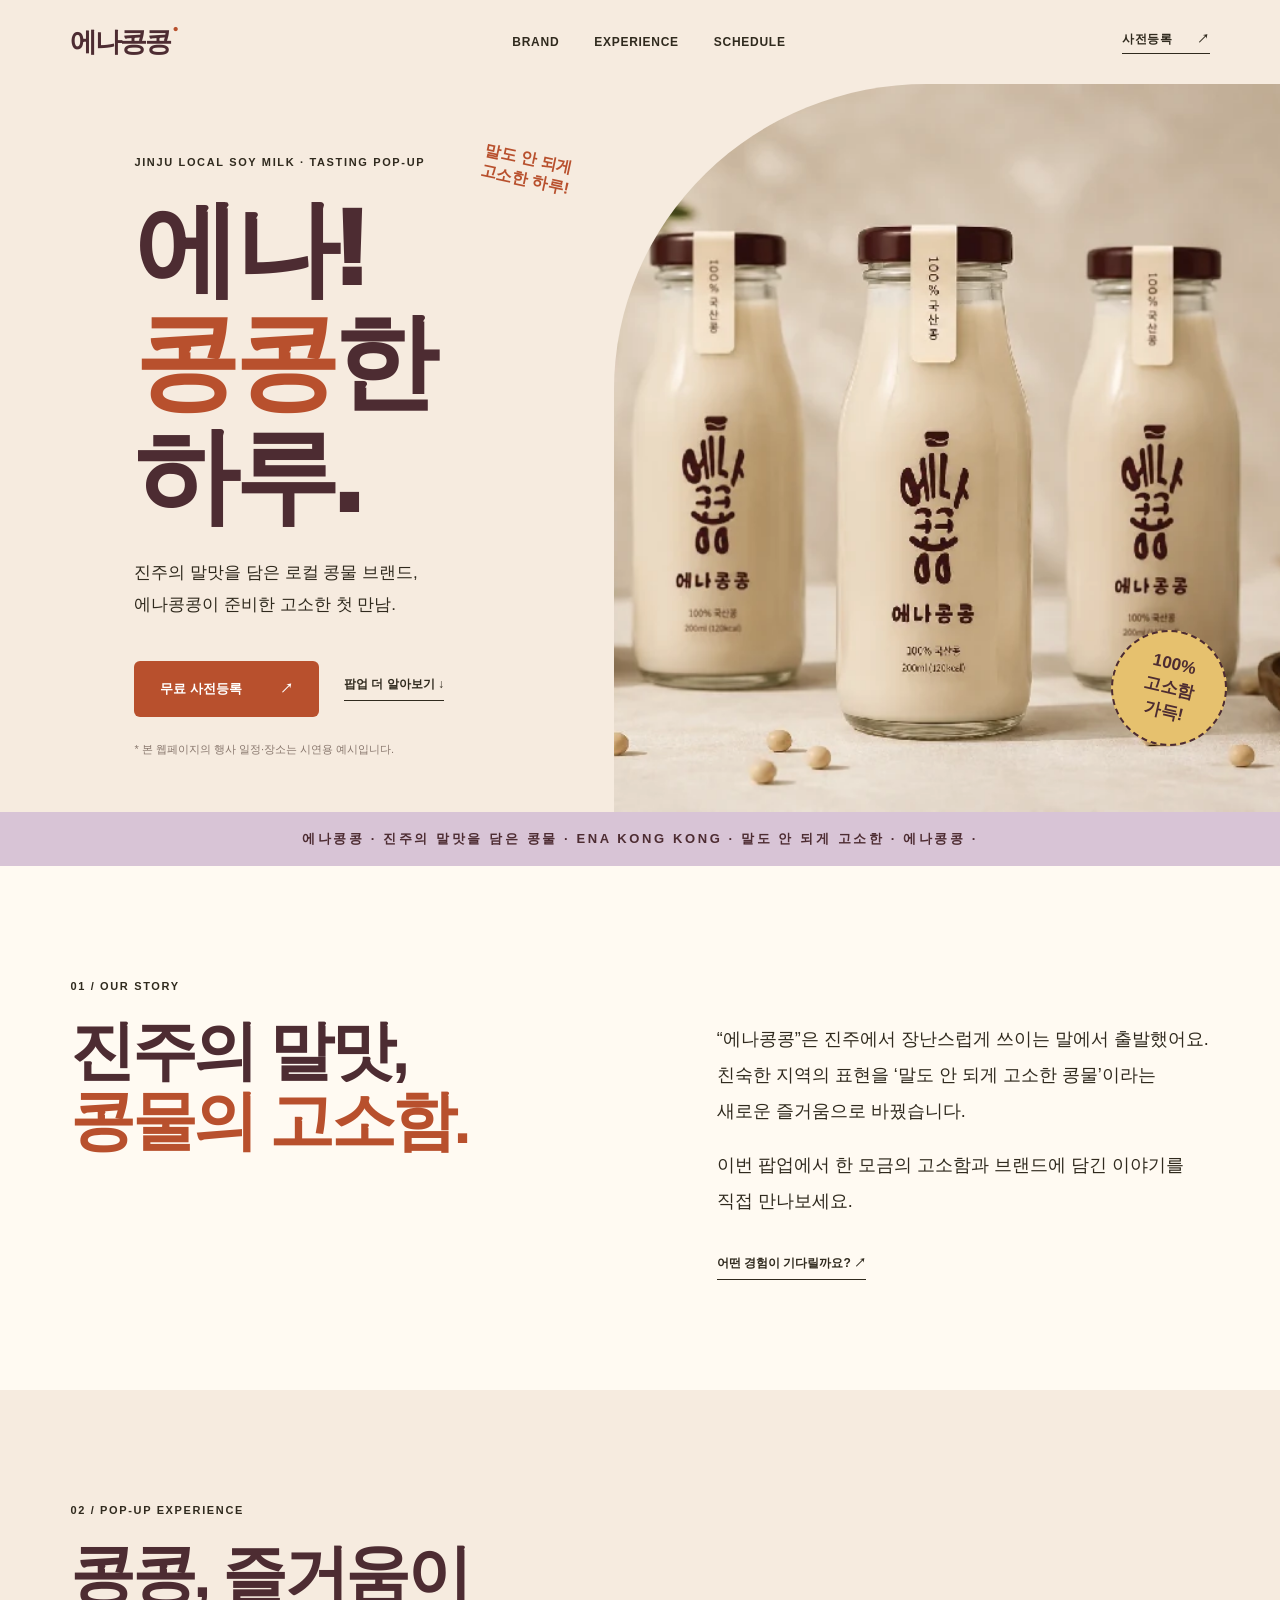
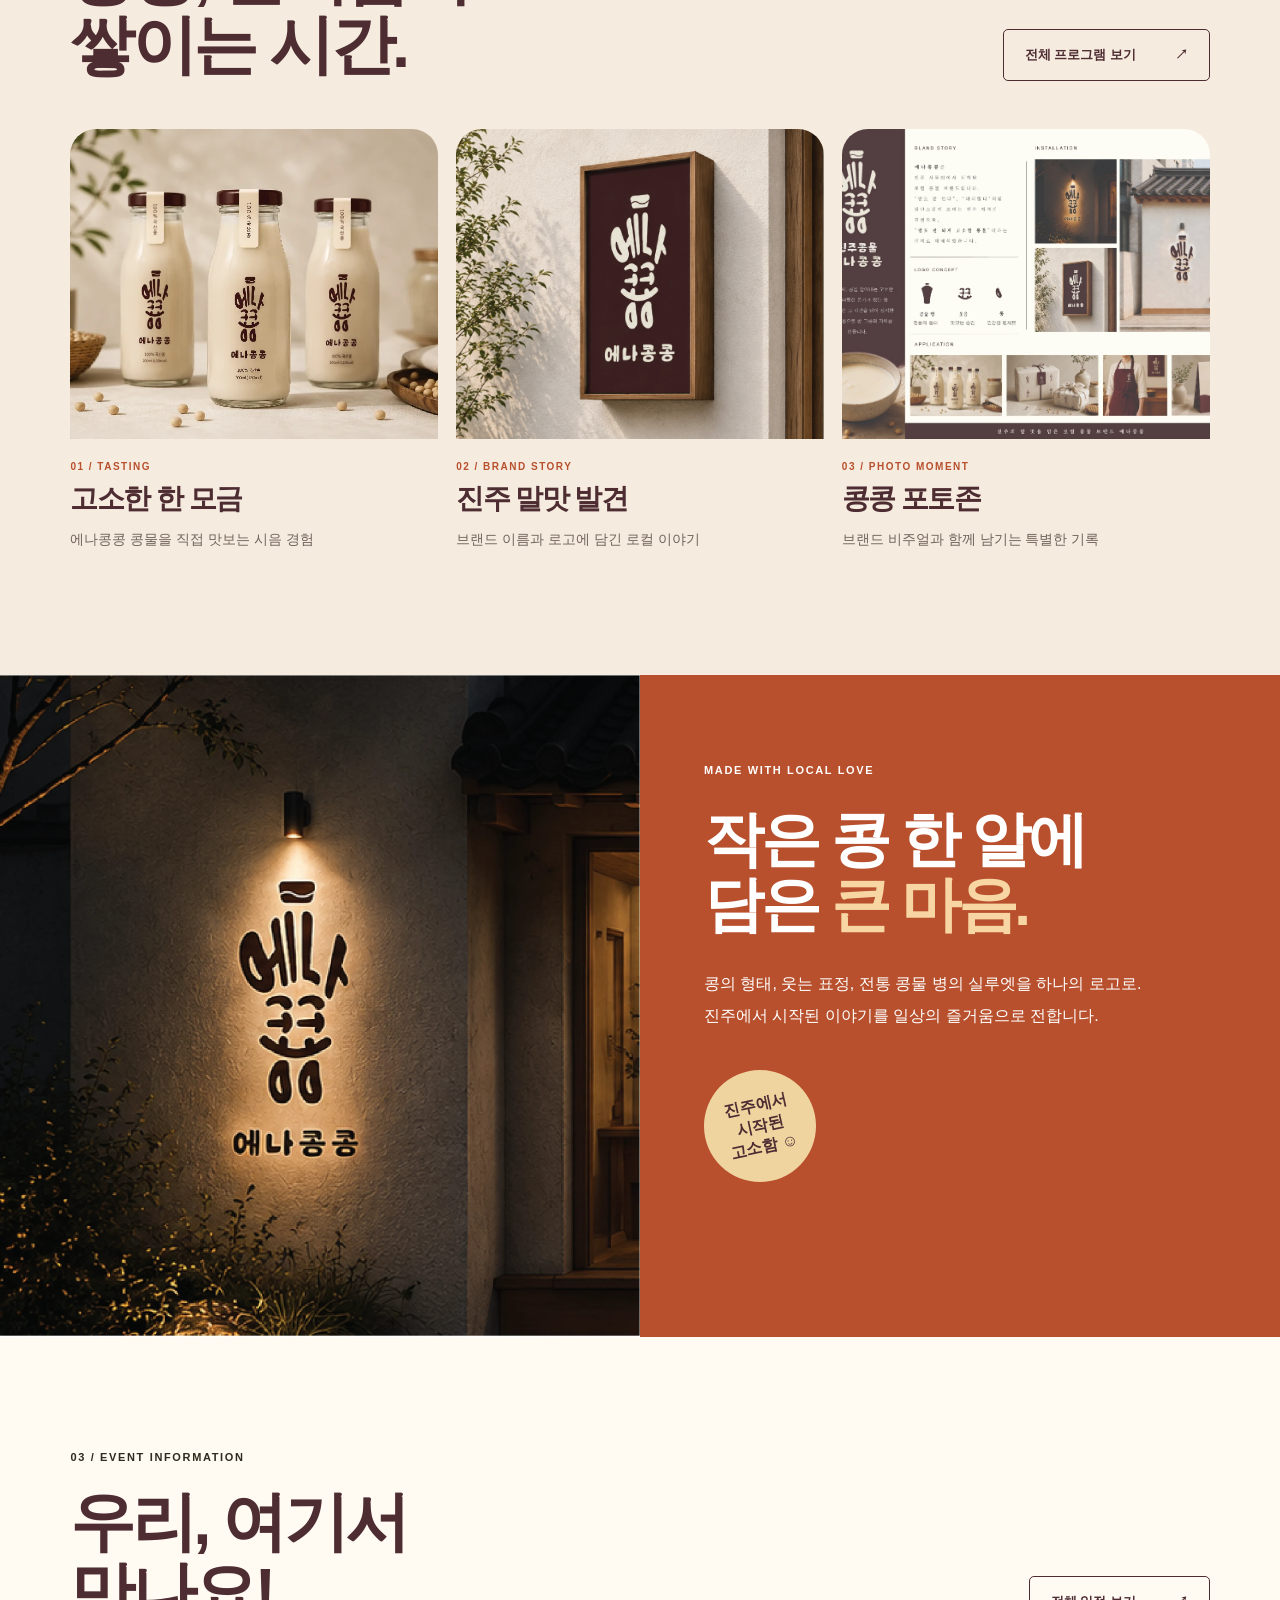
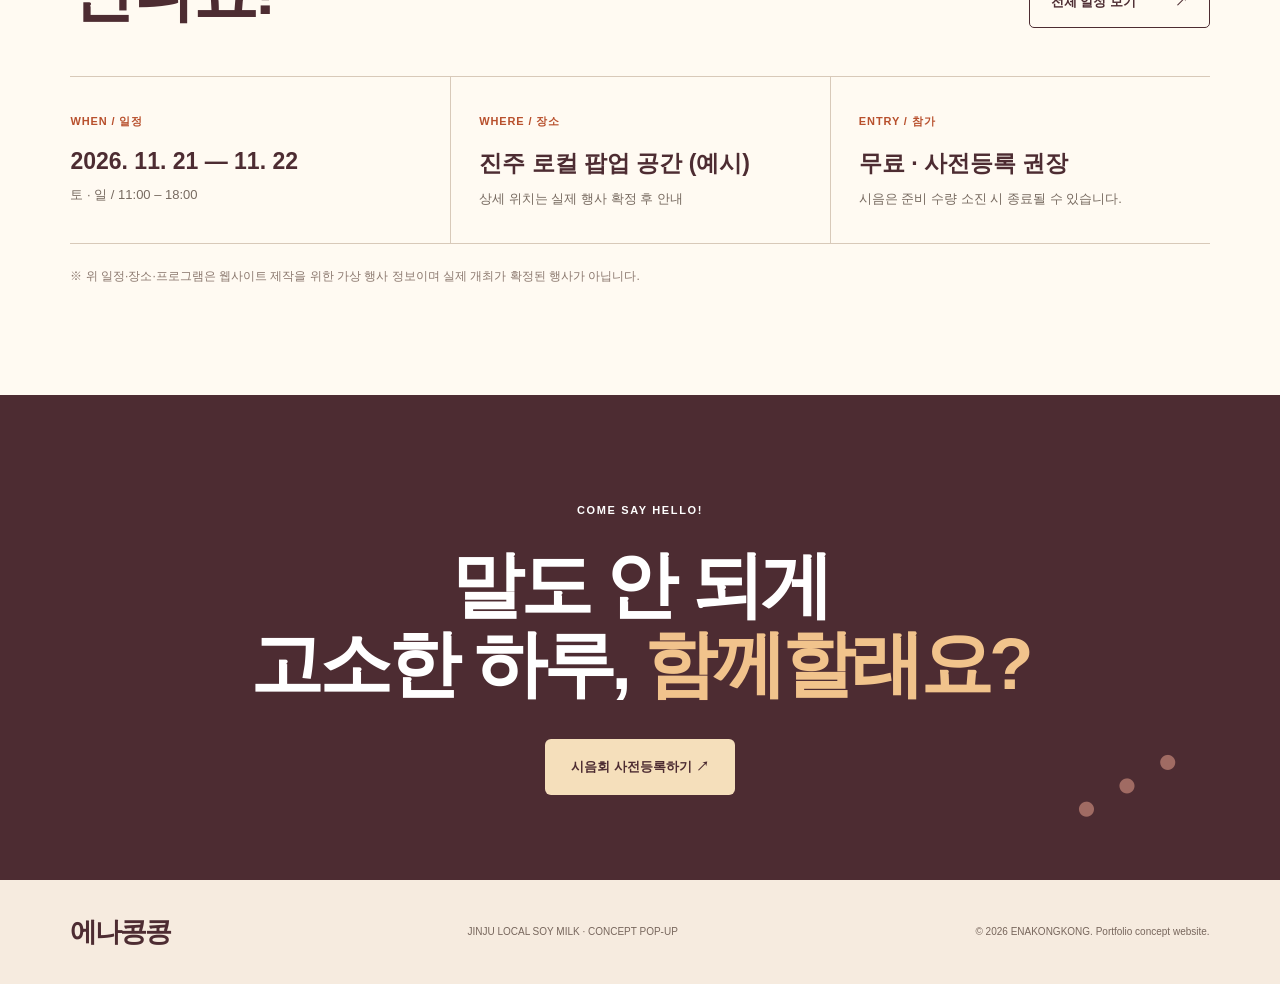
<file: index.html>
<!doctype html>
<html lang="ko">
<head>
  <meta charset="UTF-8" />
  <meta name="viewport" content="width=device-width, initial-scale=1.0" />
  <meta name="theme-color" content="#f6ebdf" />
  <title>에나콩콩 | 진주 콩물 팝업 시음회</title>
  <link rel="stylesheet" href="css/style.css" />
  <script src="js/main.js" defer></script>
</head>
<body>
  <a class="skip" href="#main">본문 바로가기</a>
  <header class="site-header">
    <a href="index.html" class="wordmark" aria-label="에나콩콩 홈">에나콩콩<span class="dot">●</span></a>
    <nav aria-label="주요 메뉴">
      <a href="#about">BRAND</a><a href="#experience">EXPERIENCE</a><a href="#schedule">SCHEDULE</a>
    </nav>
    <a class="header-cta" href="register.html">사전등록 <span>↗</span></a>
    <button class="menu-toggle" type="button" aria-label="메뉴 열기" aria-expanded="false">☰</button>
  </header>
  <main id="main">
    <section class="hero" aria-labelledby="hero-title">
      <div class="hero-copy">
        <span class="eyebrow">JINJU LOCAL SOY MILK · TASTING POP-UP</span>
        <span class="hero-sticker">말도 안 되게<br>고소한 하루!</span>
        <h1 id="hero-title">에나!<br><em>콩콩</em>한<br>하루.</h1>
        <p class="hero-desc">진주의 말맛을 담은 로컬 콩물 브랜드,<br>에나콩콩이 준비한 고소한 첫 만남.</p>
        <div class="hero-actions"><a class="btn primary" href="register.html">무료 사전등록 <span>↗</span></a><a class="text-link" href="#about">팝업 더 알아보기 ↓</a></div>
        <p class="hero-note">* 본 웹페이지의 행사 일정·장소는 시연용 예시입니다.</p>
      </div>
      <div class="hero-visual"><img src="assets/soy-bottles.webp" alt="에나콩콩 로고가 인쇄된 세 병의 콩물 제품" /><div class="round-label">100%<br>고소함<br>가득!</div></div>
    </section>
    <div class="ticker" aria-label="브랜드 메시지"><div>에나콩콩 · 진주의 말맛을 담은 콩물 · ENA KONG KONG · 말도 안 되게 고소한 · 에나콩콩 ·</div></div>
    <section class="intro section-pad" id="about">
      <div class="section-heading"><span class="eyebrow">01 / OUR STORY</span><h2>진주의 말맛,<br><em>콩물의 고소함.</em></h2></div>
      <div class="intro-right"><p>“에나콩콩”은 진주에서 장난스럽게 쓰이는 말에서 출발했어요. 친숙한 지역의 표현을 ‘말도 안 되게 고소한 콩물’이라는 새로운 즐거움으로 바꿨습니다.</p><p>이번 팝업에서 한 모금의 고소함과 브랜드에 담긴 이야기를 직접 만나보세요.</p><a href="#experience" class="under-link">어떤 경험이 기다릴까요? ↗</a></div>
    </section>
    <section class="experience section-pad" id="experience">
      <div class="section-top"><div><span class="eyebrow">02 / POP-UP EXPERIENCE</span><h2>콩콩, 즐거움이<br>쌓이는 시간.</h2></div><button class="outline-btn" type="button" data-modal="program">전체 프로그램 보기 <span>↗</span></button></div>
      <div class="experience-grid">
        <article class="experience-card"><div class="card-image warm"><img src="assets/soy-bottles.webp" alt="에나콩콩 콩물 시음 제품" /></div><div class="card-meta">01 / TASTING</div><h3>고소한 한 모금</h3><p>에나콩콩 콩물을 직접 맛보는 시음 경험</p></article>
        <article class="experience-card"><div class="card-image cream"><img src="assets/day-sign.webp" alt="에나콩콩 브랜드 로고와 간판" /></div><div class="card-meta">02 / BRAND STORY</div><h3>진주 말맛 발견</h3><p>브랜드 이름과 로고에 담긴 로컬 이야기</p></article>
        <article class="experience-card"><div class="card-image plum"><img src="assets/brand-board.webp" alt="에나콩콩 패키지 및 브랜드 디자인 전개" /></div><div class="card-meta">03 / PHOTO MOMENT</div><h3>콩콩 포토존</h3><p>브랜드 비주얼과 함께 남기는 특별한 기록</p></article>
      </div>
    </section>
    <section class="feature"><div class="feature-photo"><img src="assets/night-sign.webp" alt="따뜻한 조명 아래 설치된 에나콩콩 로고" /></div><div class="feature-copy"><span class="eyebrow">MADE WITH LOCAL LOVE</span><h2>작은 콩 한 알에<br>담은 <em>큰 마음.</em></h2><p>콩의 형태, 웃는 표정, 전통 콩물 병의 실루엣을 하나의 로고로. 진주에서 시작된 이야기를 일상의 즐거움으로 전합니다.</p><div class="seal">진주에서<br>시작된<br>고소함 ☺</div></div></section>
    <section class="schedule section-pad" id="schedule"><div class="section-top"><div><span class="eyebrow">03 / EVENT INFORMATION</span><h2>우리, 여기서<br>만나요!</h2></div><button class="outline-btn" type="button" data-modal="schedule">전체 일정 보기 <span>↗</span></button></div>
      <div class="info-grid"><div class="info-item"><span>WHEN / 일정</span><strong>2026. 11. 21 — 11. 22</strong><p>토 · 일 / 11:00 – 18:00</p></div><div class="info-item"><span>WHERE / 장소</span><strong>진주 로컬 팝업 공간 (예시)</strong><p>상세 위치는 실제 행사 확정 후 안내</p></div><div class="info-item"><span>ENTRY / 참가</span><strong>무료 · 사전등록 권장</strong><p>시음은 준비 수량 소진 시 종료될 수 있습니다.</p></div></div>
      <div class="notice">※ 위 일정·장소·프로그램은 웹사이트 제작을 위한 가상 행사 정보이며 실제 개최가 확정된 행사가 아닙니다.</div>
    </section>
    <section class="final-cta"><span class="eyebrow">COME SAY HELLO!</span><h2>말도 안 되게<br>고소한 하루, <em>함께할래요?</em></h2><a class="btn light" href="register.html">시음회 사전등록하기 ↗</a><div class="beans" aria-hidden="true">● ● ●</div></section>
  </main>
  <footer><a class="footer-logo" href="index.html">에나콩콩</a><span>JINJU LOCAL SOY MILK · CONCEPT POP-UP</span><span>© 2026 ENAKONGKONG. Portfolio concept website.</span></footer>
  <!-- 공통 모달: 버튼의 data-modal 값에 따라 JS에서 내용 변경 -->
  <div class="modal" id="info-modal" aria-hidden="true"><div class="modal-backdrop" data-close="true"></div><div class="modal-dialog" role="dialog" aria-modal="true" aria-labelledby="modal-title" tabindex="-1"><button class="modal-close" type="button" aria-label="팝업 닫기">×</button><span class="eyebrow" id="modal-eyebrow"></span><h2 id="modal-title"></h2><div id="modal-content"></div><a class="btn primary modal-register" href="register.html">사전등록하러 가기 ↗</a></div></div>
</body></html>
</file>
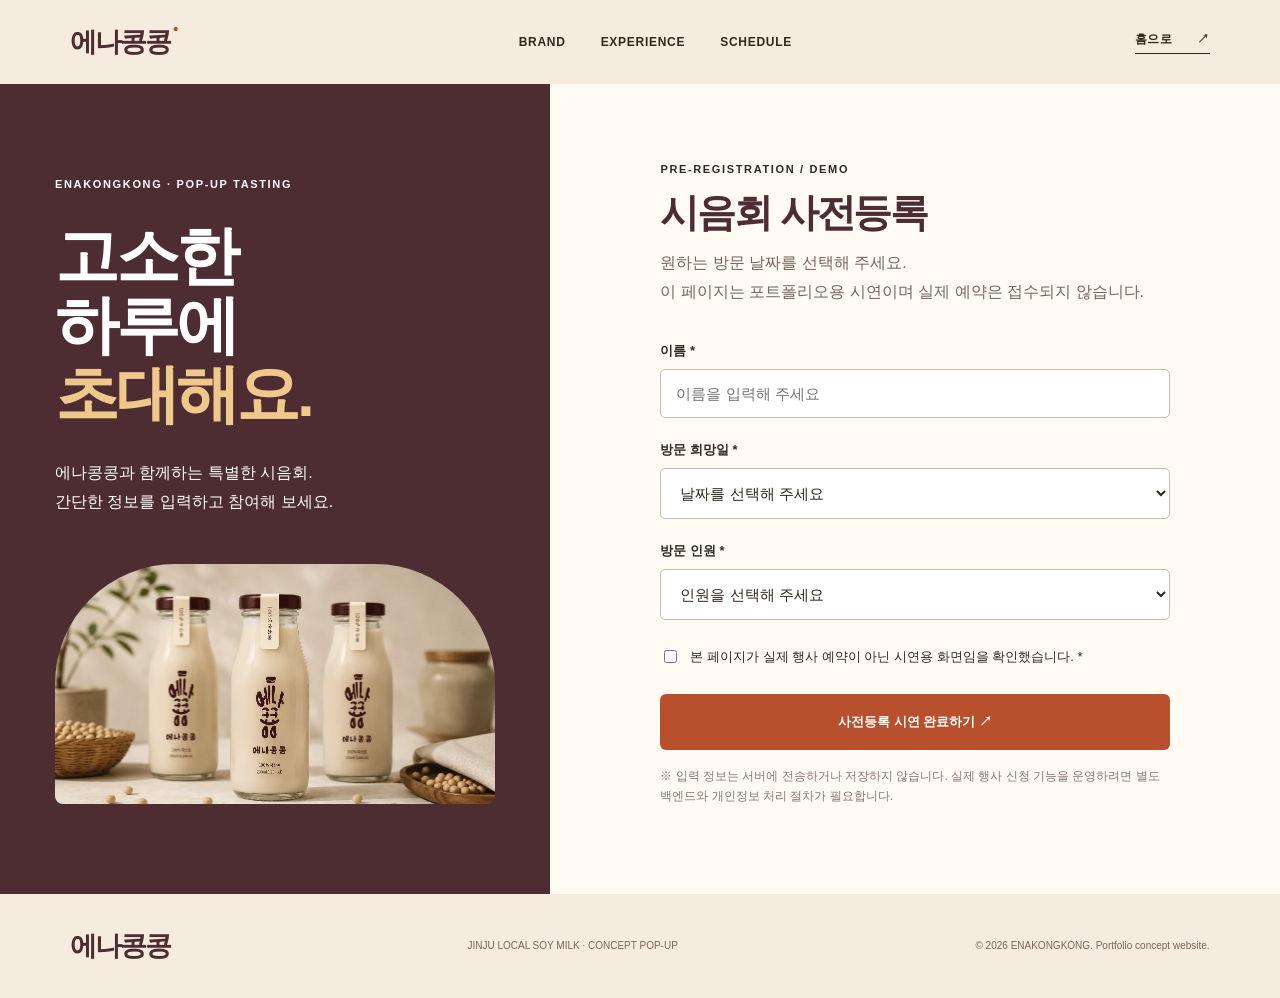
<file: register.html>
<!doctype html><html lang="ko"><head><meta charset="UTF-8"/><meta name="viewport" content="width=device-width, initial-scale=1.0"/><title>사전등록 | 에나콩콩</title><link rel="stylesheet" href="css/style.css"/><script src="js/main.js" defer></script></head><body>
<header class="site-header"><a href="index.html" class="wordmark">에나콩콩<span class="dot">●</span></a><nav aria-label="주요 메뉴"><a href="index.html#about">BRAND</a><a href="index.html#experience">EXPERIENCE</a><a href="index.html#schedule">SCHEDULE</a></nav><a href="index.html" class="header-cta">홈으로 <span>↗</span></a><button class="menu-toggle" type="button" aria-label="메뉴 열기" aria-expanded="false">☰</button></header>
<main class="registration"><aside class="register-side"><div><span class="eyebrow">ENAKONGKONG · POP-UP TASTING</span><h1>고소한<br>하루에<br><em>초대해요.</em></h1><p>에나콩콩과 함께하는 특별한 시음회.<br>간단한 정보를 입력하고 참여해 보세요.</p></div><img src="assets/soy-bottles.webp" alt="에나콩콩 콩물 병 세 개"/></aside>
<section class="register-main"><span class="eyebrow">PRE-REGISTRATION / DEMO</span><h2>시음회 사전등록</h2><p>원하는 방문 날짜를 선택해 주세요.<br>이 페이지는 포트폴리오용 시연이며 실제 예약은 접수되지 않습니다.</p>
<form class="register-form" id="registration-form"><div class="form-field"><label for="guest-name">이름 *</label><input id="guest-name" name="name" type="text" autocomplete="name" placeholder="이름을 입력해 주세요" maxlength="30" required/></div><div class="form-field"><label for="visit-date">방문 희망일 *</label><select id="visit-date" name="date" required><option value="">날짜를 선택해 주세요</option><option value="2026년 11월 21일 (토)">2026년 11월 21일 (토)</option><option value="2026년 11월 22일 (일)">2026년 11월 22일 (일)</option></select></div><div class="form-field"><label for="guest-count">방문 인원 *</label><select id="guest-count" name="count" required><option value="">인원을 선택해 주세요</option><option value="1명">1명</option><option value="2명">2명</option><option value="3명">3명</option><option value="4명">4명</option></select></div><label class="check-line"><input type="checkbox" required/><span>본 페이지가 실제 행사 예약이 아닌 시연용 화면임을 확인했습니다. *</span></label><button class="btn primary register-submit" type="submit">사전등록 시연 완료하기 ↗</button><p class="form-note">※ 입력 정보는 서버에 전송하거나 저장하지 않습니다. 실제 행사 신청 기능을 운영하려면 별도 백엔드와 개인정보 처리 절차가 필요합니다.</p></form>
<div id="registration-success" class="success" hidden role="status"><span class="eyebrow">DEMO COMPLETED</span><h3>콩콩! 등록 화면 완료 ☺</h3><p><strong id="success-name"></strong>님, 시연이 완료되었어요.<br>선택 날짜: <strong id="success-date"></strong><br>방문 인원: <strong id="success-count"></strong></p><p>이 화면은 실제 예약 확정이 아니며, 신청 정보는 저장되지 않았습니다.</p><a href="index.html" class="btn primary">홈으로 돌아가기 ↗</a></div>
</section></main><footer><a class="footer-logo" href="index.html">에나콩콩</a><span>JINJU LOCAL SOY MILK · CONCEPT POP-UP</span><span>© 2026 ENAKONGKONG. Portfolio concept website.</span></footer></body></html>
</file>
<file: css/style.css>
/* ===== 01. 공통 디자인 토큰 ===== */
:root{--cream:#f6ebdf;--paper:#fffaf2;--plum:#4d2c32;--brown:#743b35;--rust:#b8502d;--lavender:#d8c4d6;--ink:#302a1e;--line:#d8c9b9}*{box-sizing:border-box}html{scroll-behavior:smooth}body{margin:0;background:var(--cream);color:var(--ink);font-family:'Pretendard','Noto Sans KR',Arial,sans-serif;word-break:keep-all}body.modal-open{overflow:hidden}a{color:inherit;text-decoration:none}button,input{font:inherit}button{cursor:pointer}img{display:block;width:100%}h1,h2,h3,p{margin-top:0}h1,h2,h3{letter-spacing:-.055em}h1,h2{line-height:1.08}em{font-style:normal;color:var(--rust)}.eyebrow{font-size:11px;font-weight:800;letter-spacing:.15em}.section-pad{padding:110px max(5.5vw,24px)}.skip{position:absolute;top:-60px;left:10px;background:#fff;padding:10px;z-index:100}.skip:focus{top:10px}
/* ===== 02. 헤더 ===== */
.site-header{height:84px;padding:0 5.5vw;display:flex;align-items:center;justify-content:space-between;background:var(--cream);position:relative;z-index:5}.wordmark,.footer-logo{font-size:27px;font-weight:950;letter-spacing:-.08em;color:var(--plum)}.dot{font-size:9px;color:var(--rust);vertical-align:top;margin-left:3px}.site-header nav{display:flex;gap:35px}.site-header nav a,.header-cta{font-size:12px;font-weight:800;letter-spacing:.06em}.header-cta{border-bottom:1px solid;padding-bottom:5px}.header-cta span{margin-left:20px}.menu-toggle{display:none;border:0;background:transparent;font-size:24px}
/* ===== 03. 메인 비주얼 ===== */
.hero{min-height:660px;display:grid;grid-template-columns:48% 52%;overflow:hidden}.hero-copy{padding:72px 4vw 55px 10.5vw;position:relative;display:flex;flex-direction:column;align-items:flex-start;justify-content:center}.hero h1{font-size:clamp(74px,8.2vw,146px);font-weight:950;color:var(--plum);margin:24px 0 25px}.hero h1 em{color:var(--rust)}.hero-desc{font-size:17px;line-height:1.9}.hero-actions{display:flex;align-items:center;gap:25px;margin-top:22px}.btn{display:inline-flex;align-items:center;justify-content:space-between;gap:38px;padding:19px 26px;font-size:13px;font-weight:800;border-radius:6px;transition:transform .2s}.btn:hover{transform:translateY(-3px)}.primary{background:var(--rust);color:white}.text-link,.under-link{font-size:12px;font-weight:800;border-bottom:1px solid;padding-bottom:7px}.hero-note{font-size:11px;color:#88776d;margin:25px 0 0}.hero-visual{position:relative;min-height:650px;overflow:hidden;border-top-left-radius:47% 42%;background:#dfc7ad}.hero-visual>img{height:100%;object-fit:cover;object-position:center}.round-label{position:absolute;right:8%;bottom:9%;width:116px;height:116px;border-radius:50%;display:grid;place-content:center;text-align:center;transform:rotate(13deg);background:#e6c16e;color:var(--plum);font-weight:900;line-height:1.4;font-size:17px;border:2px dashed var(--plum)}.hero-sticker{position:absolute;right:7%;top:9%;color:var(--rust);font-weight:900;transform:rotate(12deg);font-size:16px;line-height:1.3}.ticker{overflow:hidden;background:var(--lavender);padding:18px 0;color:var(--plum);font-size:13px;font-weight:800;letter-spacing:.2em;text-align:center;white-space:nowrap}
/* ===== 04. 스토리와 프로그램 ===== */
.intro{display:grid;grid-template-columns:1fr 1fr;gap:12vw;background:var(--paper)}.section-heading h2,.section-top h2{font-size:clamp(42px,5.1vw,78px);margin:22px 0 0;color:var(--plum)}.intro-right{padding-top:45px;max-width:530px}.intro-right p{font-size:18px;line-height:2}.intro-right .under-link{display:inline-block;margin-top:18px}.experience{background:var(--cream)}.section-top{display:flex;align-items:flex-end;justify-content:space-between;gap:24px;margin-bottom:48px}.outline-btn{padding:16px 21px;border:1px solid var(--plum);background:transparent;border-radius:5px;color:var(--plum);font-size:13px;font-weight:800;white-space:nowrap}.outline-btn span{margin-left:35px}.outline-btn:hover{background:var(--plum);color:#fff}.experience-grid{display:grid;grid-template-columns:repeat(3,minmax(0,1fr));gap:18px}.card-image{height:310px;border-radius:26px 26px 0 0;overflow:hidden}.card-image img{height:100%;object-fit:cover;transition:transform .4s}.experience-card:hover img{transform:scale(1.045)}.card-image.warm{background:#c3a48e}.card-image.cream{background:#e8d5bf}.card-image.plum{background:var(--plum)}.card-meta{font-size:10px;font-weight:800;letter-spacing:.15em;margin:22px 0 8px;color:var(--rust)}.experience-card h3{font-size:28px;margin:0 0 10px;color:var(--plum)}.experience-card p{font-size:14px;color:#71655b;line-height:1.7}
/* ===== 05. 브랜드 비주얼 ===== */
.feature{display:grid;grid-template-columns:1fr 1fr;min-height:570px}.feature-photo{min-height:530px;overflow:hidden}.feature-photo img{height:100%;object-fit:cover;object-position:center 42%}.feature-copy{background:var(--rust);color:#fff;padding:85px 10%;position:relative}.feature-copy h2{font-size:clamp(42px,4.7vw,75px);margin:30px 0}.feature-copy h2 em{color:#f8d6a4}.feature-copy p{line-height:2;max-width:440px}.seal{width:112px;height:112px;border-radius:50%;background:#efd4a0;color:var(--plum);display:grid;place-content:center;text-align:center;font-weight:900;transform:rotate(-12deg);margin-top:38px}
/* ===== 06. 일정 및 CTA ===== */
.schedule{background:var(--paper)}.info-grid{display:grid;grid-template-columns:repeat(3,1fr);border-top:1px solid var(--line);border-bottom:1px solid var(--line)}.info-item{padding:34px 28px 34px 0}.info-item+ .info-item{padding-left:28px;border-left:1px solid var(--line)}.info-item span{font-size:11px;font-weight:800;color:var(--rust);letter-spacing:.08em}.info-item strong{display:block;font-size:23px;color:var(--plum);margin:19px 0 10px}.info-item p{font-size:13px;color:#776a60;margin:0;line-height:1.6}.notice{margin-top:24px;font-size:12px;color:#8b786e}.final-cta{background:var(--plum);color:#fff;text-align:center;padding:105px 20px 85px;position:relative;overflow:hidden}.final-cta h2{font-size:clamp(42px,5.7vw,86px);margin:28px 0 35px}.final-cta em{color:#f1c38c}.light{background:#f5dfbb;color:var(--plum)}.beans{position:absolute;right:7%;bottom:16%;font-size:35px;letter-spacing:8px;color:#a06b63;transform:rotate(-30deg)}footer{display:flex;align-items:center;justify-content:space-between;gap:18px;padding:34px 5.5vw;background:var(--cream);font-size:10px;color:#77665c}
/* ===== 07. 팝업 모달 ===== */
.modal{display:none;position:fixed;inset:0;z-index:20;align-items:center;justify-content:center;padding:18px}.modal.is-open{display:flex}.modal-backdrop{position:absolute;inset:0;background:rgba(28,16,16,.72)}.modal-dialog{position:relative;background:var(--paper);padding:43px;width:min(100%,620px);max-height:88vh;overflow-y:auto;border-radius:14px;box-shadow:0 20px 80px #0004}.modal-dialog h2{font-size:42px;color:var(--plum);margin:14px 0 25px}.modal-close{position:absolute;right:20px;top:15px;border:0;background:none;font-size:34px;color:var(--plum)}.modal-row{display:grid;grid-template-columns:100px 1fr;gap:15px;padding:18px 0;border-top:1px solid var(--line);line-height:1.7}.modal-row strong{color:var(--rust)}.modal-row p{margin:0;font-size:14px}.modal-register{margin-top:25px}.modal-disclaimer{font-size:12px;color:#856f65;margin-top:18px}
/* ===== 08. 신청 페이지 ===== */
.registration{min-height:calc(100vh - 160px);display:grid;grid-template-columns:43% 57%}.register-side{background:var(--plum);color:#fff;padding:90px 10%;display:flex;flex-direction:column;justify-content:space-between}.register-side h1{font-size:clamp(52px,5vw,85px);margin:30px 0}.register-side h1 em{color:#efc88c}.register-side img{height:240px;object-fit:cover;border-radius:120px 120px 8px 8px}.register-side p{line-height:1.8}.register-main{padding:75px min(9vw,110px);background:var(--paper)}.register-main h2{font-size:39px;color:var(--plum);margin:15px 0}.register-main>p{line-height:1.8;color:#77665c}.register-form{margin-top:35px}.form-field{display:flex;flex-direction:column;gap:9px;margin-bottom:23px}.form-field label{font-weight:800;font-size:13px}.form-field input,.form-field select{width:100%;border:1px solid #cbbab0;background:#fff;border-radius:5px;padding:15px;font-size:15px;color:var(--ink)}.form-field input:focus,.form-field select:focus{outline:2px solid var(--rust);outline-offset:1px}.check-line{display:flex;gap:10px;align-items:flex-start;font-size:13px;line-height:1.7;margin:26px 0}.check-line input{margin-top:4px;accent-color:var(--rust)}.register-submit{width:100%;border:0;justify-content:center}.form-note{font-size:12px;color:#88776d;margin-top:16px;line-height:1.7}.success{background:#f0e5d6;padding:35px;border-radius:10px;margin-top:35px}.success h3{font-size:30px;color:var(--plum)}.success p{line-height:1.8}.success .btn{margin-top:15px}
/* ===== 09. 모바일 대응 ===== */
@media(max-width:900px){.hero{grid-template-columns:1fr}.hero-copy{padding:60px 7vw}.hero h1{font-size:clamp(70px,14vw,115px)}.hero-visual{min-height:430px;height:55vw;border-top-left-radius:35% 25%}.intro{gap:5vw}.card-image{height:240px}.feature-copy{padding:65px 8%}.registration{grid-template-columns:1fr}.register-side{padding:50px 7%;gap:30px}.register-side img{height:200px}.register-main{padding:55px 7%}}
@media(max-width:650px){.site-header{height:70px;padding:0 5vw}.wordmark{font-size:23px}.site-header nav{display:none;position:absolute;top:70px;left:0;right:0;background:var(--cream);padding:24px;box-shadow:0 12px 20px #0001;flex-direction:column;gap:22px}.site-header nav.open{display:flex}.menu-toggle{display:block}.header-cta{margin-left:auto;margin-right:20px}.hero-copy{padding:52px 6vw}.hero-sticker{right:5%;top:7%}.hero h1{font-size:clamp(64px,16vw,92px)}.hero-desc{font-size:15px}.hero-actions{flex-wrap:wrap;gap:20px}.hero-visual{min-height:330px;height:75vw}.round-label{width:85px;height:85px;font-size:13px}.section-pad{padding:75px 6vw}.intro{grid-template-columns:1fr;gap:10px}.intro-right{padding:10px 0}.intro-right p{font-size:16px}.section-top{align-items:flex-start;flex-direction:column}.experience-grid{grid-template-columns:1fr;gap:30px}.card-image{height:300px}.feature{grid-template-columns:1fr}.feature-photo{min-height:350px;height:350px}.feature-copy{padding:70px 7%}.info-grid{grid-template-columns:1fr}.info-item,.info-item+.info-item{padding:25px 0;border-left:0;border-bottom:1px solid var(--line)}.info-item:last-child{border-bottom:0}.final-cta{padding:85px 20px}.beans{display:none}footer{flex-direction:column;align-items:flex-start}.modal-dialog{padding:35px 23px}.modal-dialog h2{font-size:33px}.modal-row{grid-template-columns:1fr;gap:5px}.register-main h2{font-size:33px}}
@media(prefers-reduced-motion:reduce){html{scroll-behavior:auto}*,*:before,*:after{transition:none!important}}
</file>
